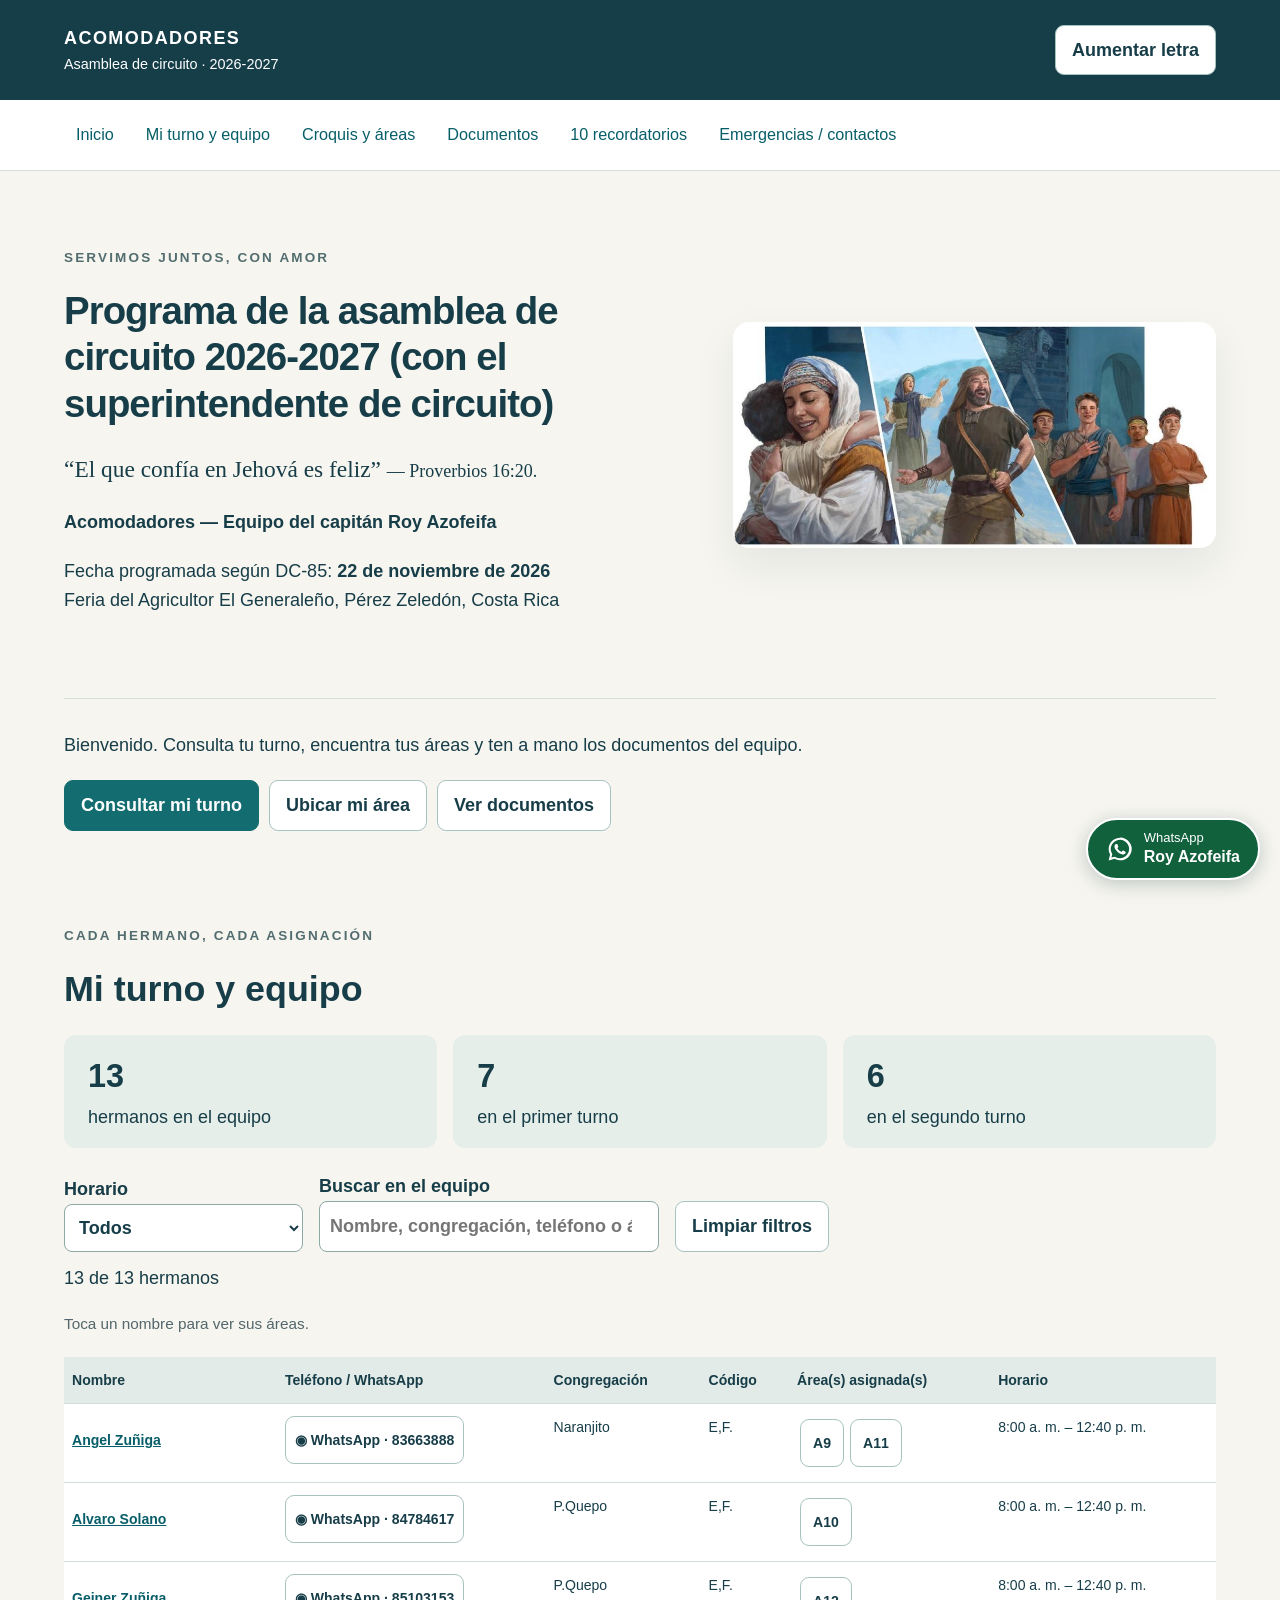
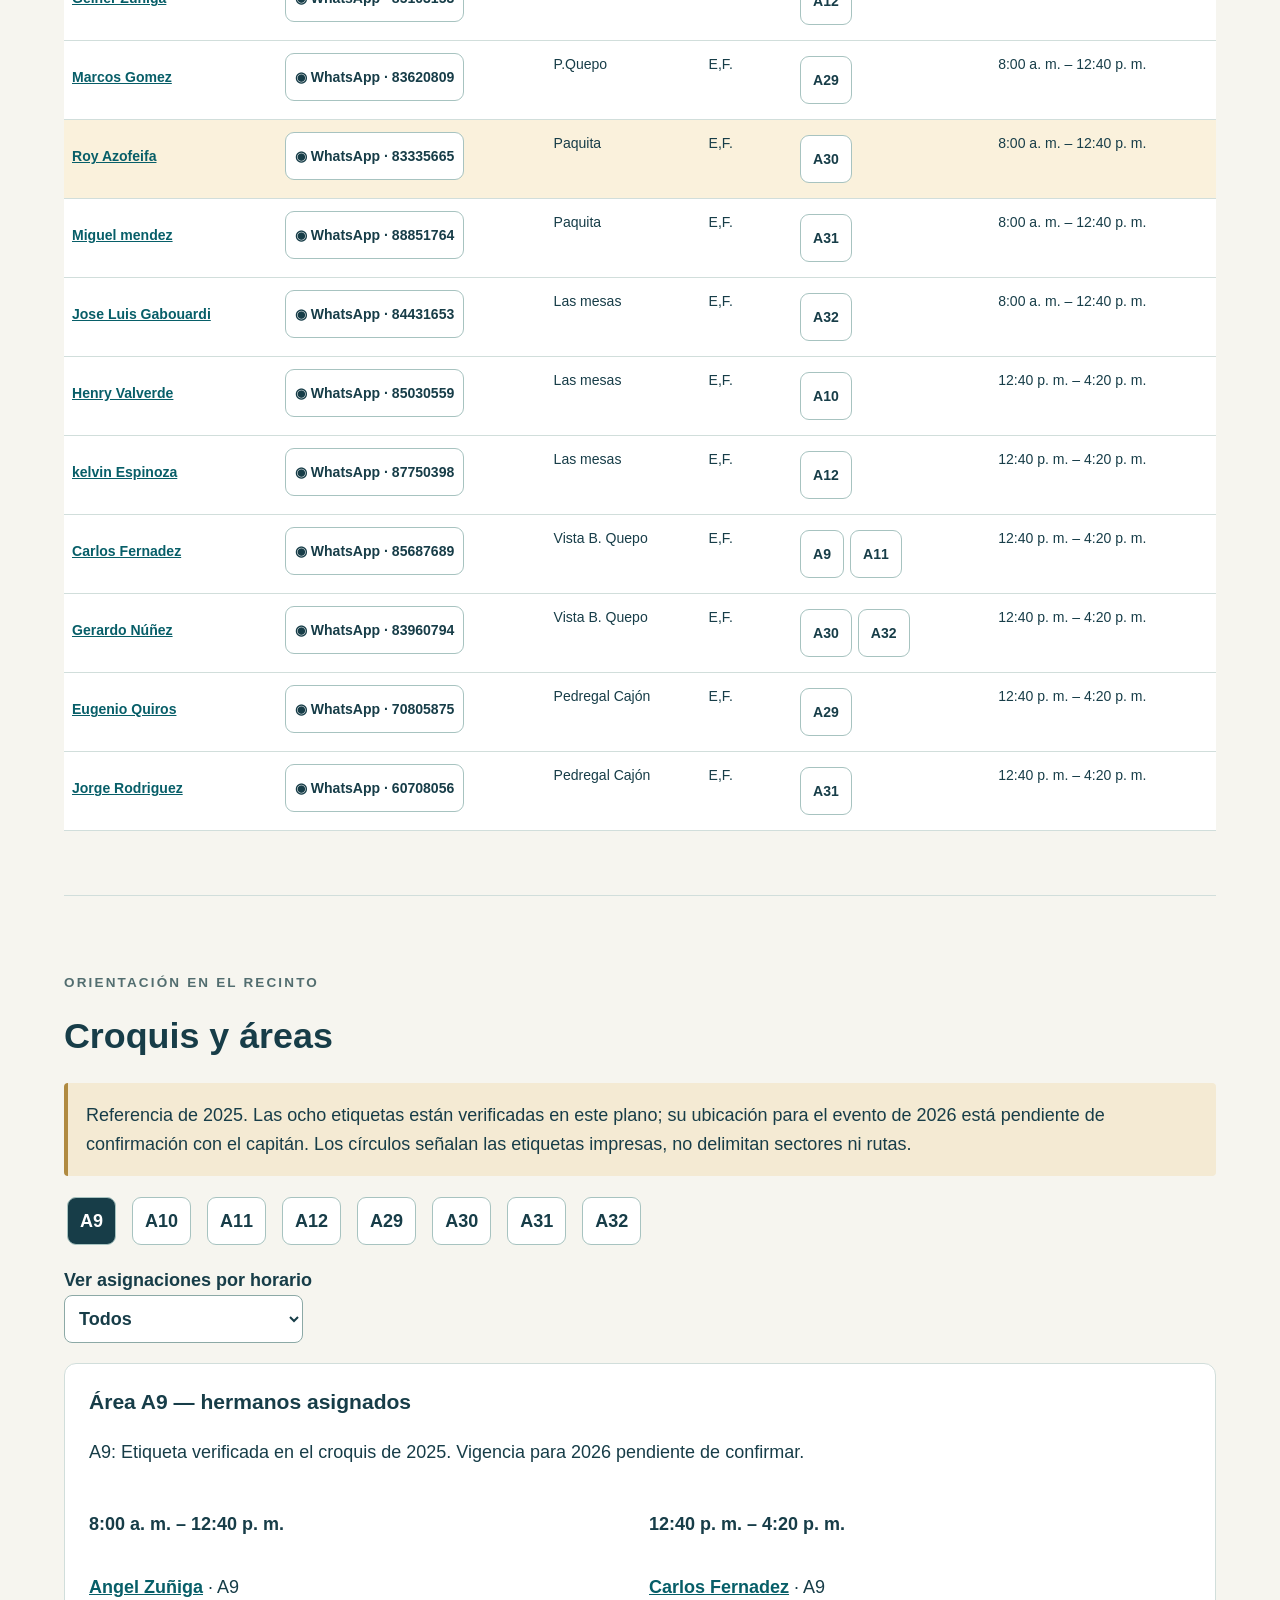
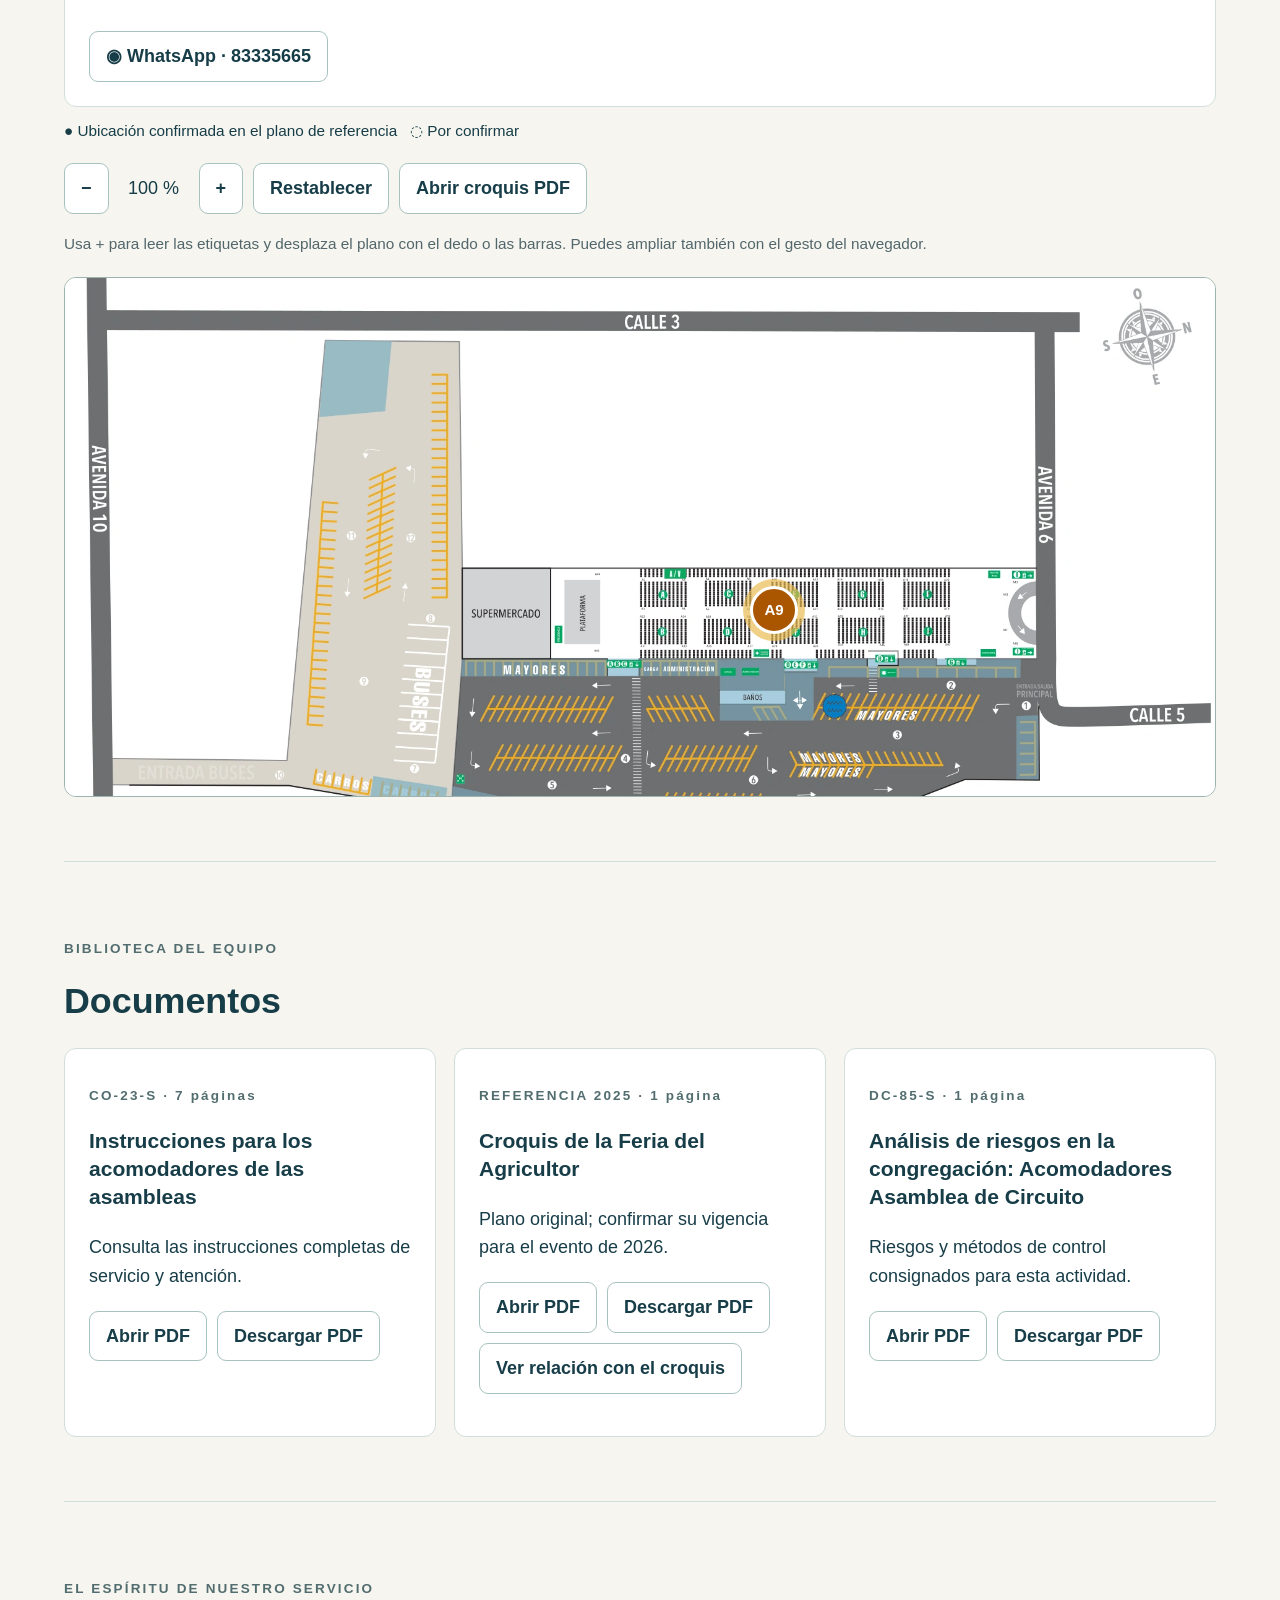
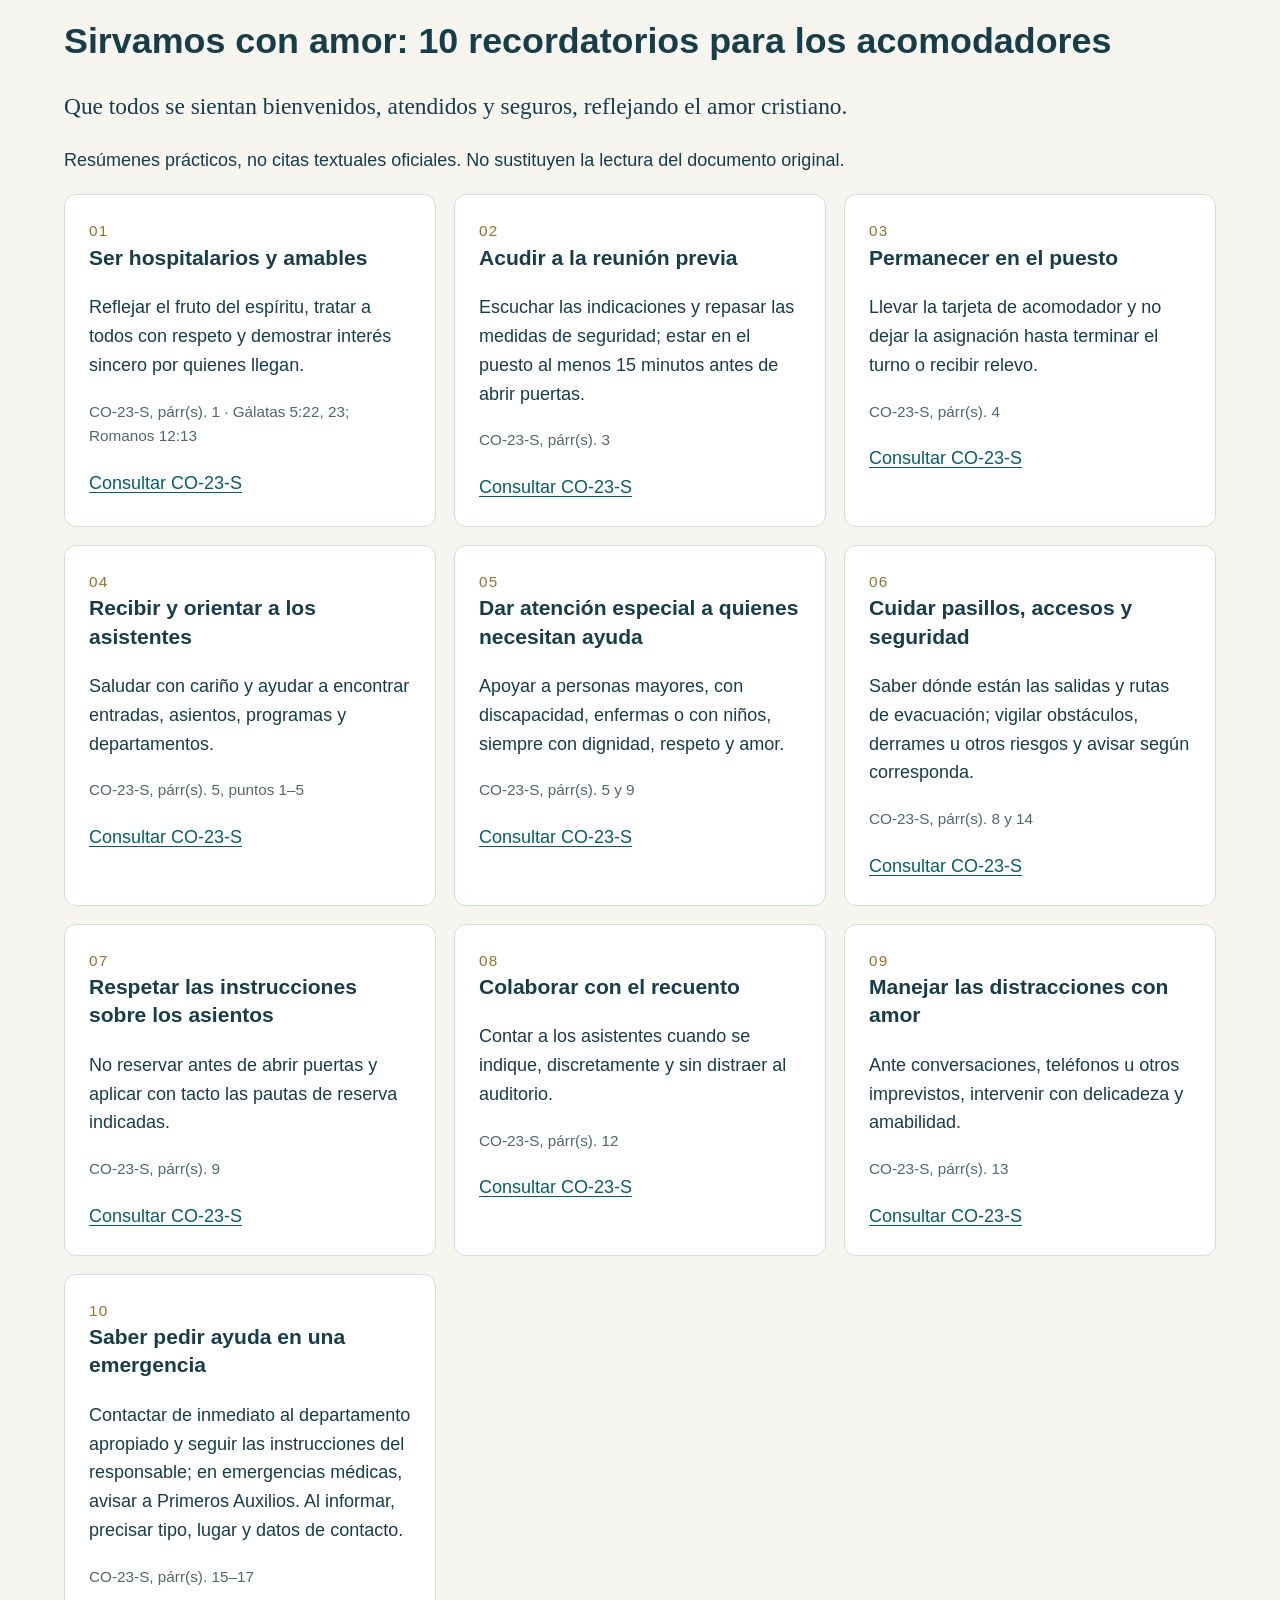
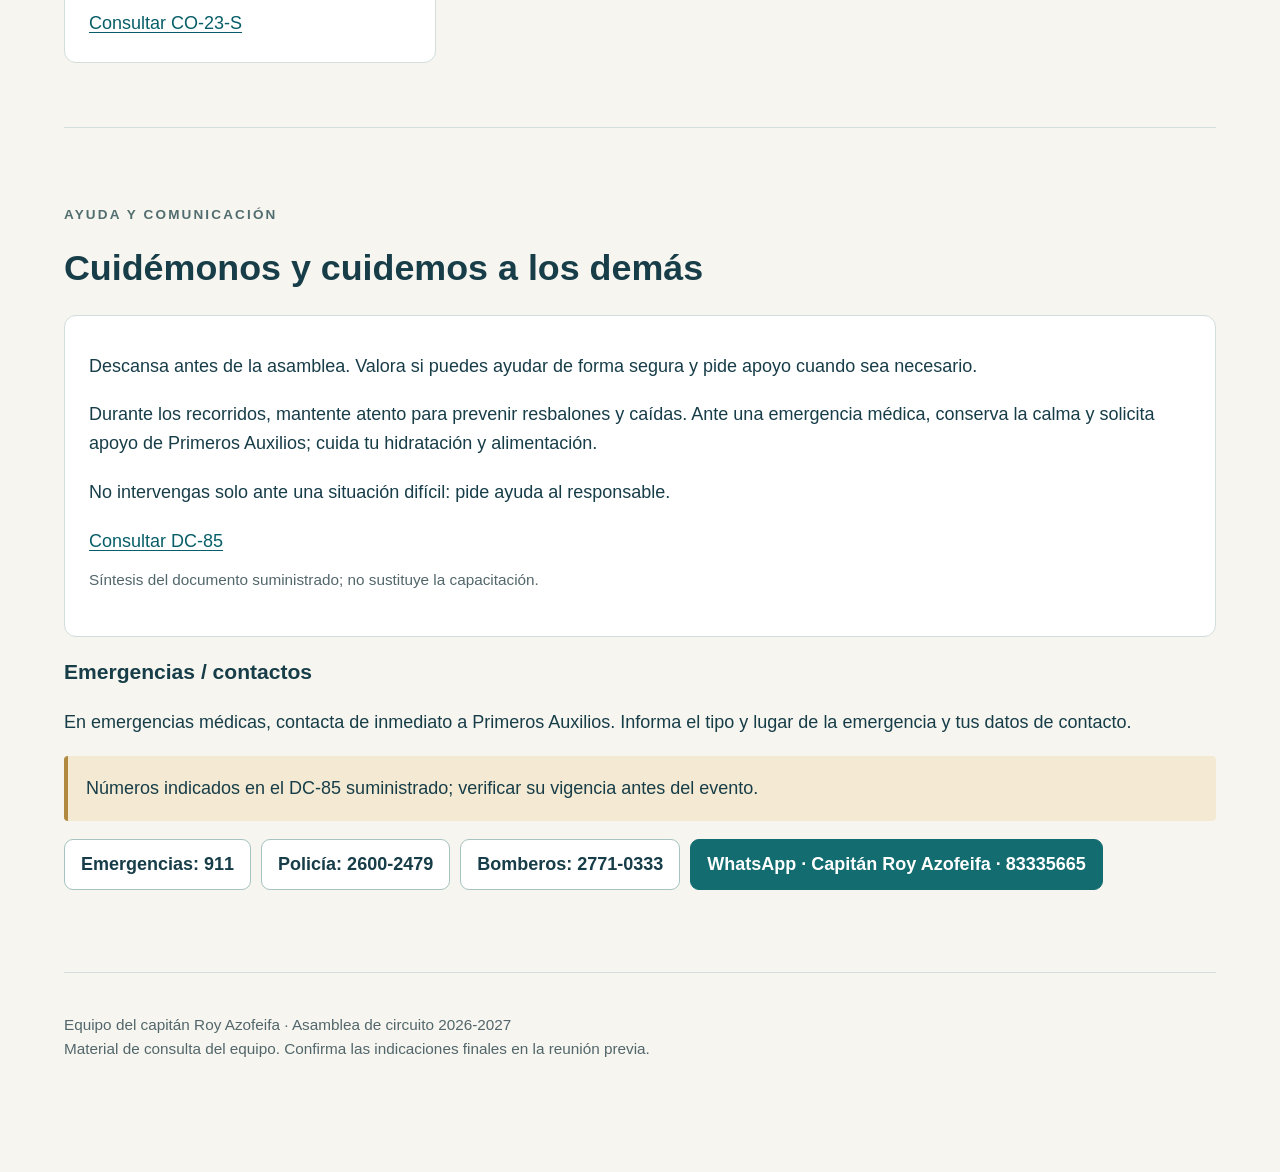
<file: index.html>
<!doctype html>
<html lang="es"><head><meta charset="utf-8"><meta name="viewport" content="width=device-width, initial-scale=1"><meta name="robots" content="noindex,nofollow"><title>Acomodadores · Asamblea 2026-2027</title><link rel="stylesheet" href="css/estilos.css"><script defer src="js/datos.js"></script><script defer src="js/zonas.js"></script><script defer src="js/app.js"></script></head>
<body><a class="skip" href="#contenido">Saltar al contenido</a><header><a class="brand" href="#inicio">ACOMODADORES <span>Asamblea de circuito · 2026-2027</span></a><button id="fuente" aria-pressed="false">Aumentar letra</button></header>
<nav aria-label="Secciones"><a href="#inicio">Inicio</a><a href="#equipo">Mi turno y equipo</a><a href="#croquis">Croquis y áreas</a><a href="#documentos">Documentos</a><a href="#recordatorios">10 recordatorios</a><a href="#emergencias">Emergencias / contactos</a></nav>
<main id="contenido"><section id="inicio" class="hero"><div><p class="eyebrow">SERVIMOS JUNTOS, CON AMOR</p><h1>Programa de la asamblea de circuito 2026-2027 (con el superintendente de circuito)</h1><p class="theme">“El que confía en Jehová es feliz” <span>— Proverbios 16:20.</span></p><p><strong>Acomodadores — Equipo del capitán Roy Azofeifa</strong></p><p>Fecha programada según DC-85: <strong>22 de noviembre de 2026</strong><br>Feria del Agricultor El Generaleño, Pérez Zeledón, Costa Rica</p></div><img src="imagenes/portada.jpg" alt="Ilustración de la portada del programa: personas de tiempos bíblicos expresan alegría y afecto."></section>
<div class="welcome"><p>Bienvenido. Consulta tu turno, encuentra tus áreas y ten a mano los documentos del equipo.</p><div class="actions"><a class="button primary" href="#equipo">Consultar mi turno</a><a class="button" href="#croquis">Ubicar mi área</a><a class="button" href="#documentos">Ver documentos</a></div></div>
<section id="equipo"><p class="eyebrow">CADA HERMANO, CADA ASIGNACIÓN</p><h2>Mi turno y equipo</h2><div id="cifras" class="stats"></div><div class="filters"><label>Horario<select id="turno"><option value="todos">Todos</option><option value="08-12">8:00 a. m. – 12:40 p. m.</option><option value="12-16">12:40 p. m. – 4:20 p. m.</option></select></label><label>Buscar en el equipo<input id="buscar" type="search" placeholder="Nombre, congregación, teléfono o área"></label><button id="limpiar">Limpiar filtros</button></div><p id="resultado" role="status"></p><p class="muted">Toca un nombre para ver sus áreas.</p><div id="equipoLista"></div></section>
<section id="croquis"><p class="eyebrow">ORIENTACIÓN EN EL RECINTO</p><h2>Croquis y áreas</h2><div class="notice">Referencia de 2025. Las ocho etiquetas están verificadas en este plano; su ubicación para el evento de 2026 está pendiente de confirmación con el capitán. Los círculos señalan las etiquetas impresas, no delimitan sectores ni rutas.</div><div id="areas" class="actions" aria-label="Elegir área"></div><label>Ver asignaciones por horario<select id="turnoMapa"><option value="todos">Todos</option><option value="08-12">8:00 a. m. – 12:40 p. m.</option><option value="12-16">12:40 p. m. – 4:20 p. m.</option></select></label><div id="panelArea" class="card" aria-live="polite"></div><p class="legend">● Ubicación confirmada en el plano de referencia &nbsp; ◌ Por confirmar</p><div class="actions"><button id="menos" aria-label="Reducir croquis">−</button><output id="zoomLabel">100 %</output><button id="mas" aria-label="Ampliar croquis">+</button><button id="resetZoom">Restablecer</button><a class="button" href="documentos/Croquis_Feria_2025.pdf" target="_blank" rel="noopener noreferrer">Abrir croquis PDF</a></div><p class="muted">Usa + para leer las etiquetas y desplaza el plano con el dedo o las barras. Puedes ampliar también con el gesto del navegador.</p><div id="visor" tabindex="0" role="region" aria-label="Croquis ampliable y desplazable"><div id="plano"><img id="mapa" src="imagenes/croquis.webp" alt="Plano original de la Feria del Agricultor 2025 con sectores, etiquetas y accesos de referencia."><div id="marcadores"></div></div></div></section>
<section id="documentos"><p class="eyebrow">BIBLIOTECA DEL EQUIPO</p><h2>Documentos</h2><div id="biblioteca" class="grid"></div></section>
<section id="recordatorios"><p class="eyebrow">EL ESPÍRITU DE NUESTRO SERVICIO</p><h2>Sirvamos con amor: 10 recordatorios para los acomodadores</h2><p class="theme">Que todos se sientan bienvenidos, atendidos y seguros, reflejando el amor cristiano.</p><p>Resúmenes prácticos, no citas textuales oficiales. No sustituyen la lectura del documento original.</p><div id="recuerdos" class="grid"></div></section>
<section id="emergencias"><p class="eyebrow">AYUDA Y COMUNICACIÓN</p><h2>Cuidémonos y cuidemos a los demás</h2><div class="card"><p>Descansa antes de la asamblea. Valora si puedes ayudar de forma segura y pide apoyo cuando sea necesario.</p><p>Durante los recorridos, mantente atento para prevenir resbalones y caídas. Ante una emergencia médica, conserva la calma y solicita apoyo de Primeros Auxilios; cuida tu hidratación y alimentación.</p><p>No intervengas solo ante una situación difícil: pide ayuda al responsable.</p><a href="documentos/DC-85_S_AC_11-2026.pdf" target="_blank" rel="noopener noreferrer">Consultar DC-85</a><p class="muted">Síntesis del documento suministrado; no sustituye la capacitación.</p></div><h3>Emergencias / contactos</h3><p>En emergencias médicas, contacta de inmediato a Primeros Auxilios. Informa el tipo y lugar de la emergencia y tus datos de contacto.</p><p class="notice">Números indicados en el DC-85 suministrado; verificar su vigencia antes del evento.</p><div class="actions"><a class="button" href="tel:911">Emergencias: 911</a><a class="button" href="tel:+50626002479">Policía: 2600-2479</a><a class="button" href="tel:+50627710333">Bomberos: 2771-0333</a><a class="button primary" href="https://wa.me/50683335665" target="_blank" rel="noopener noreferrer">WhatsApp · Capitán Roy Azofeifa · 83335665</a></div></section>
<section id="calibracion" hidden><h2>Calibración para mantenimiento</h2><p>Selecciona un área y toca el plano para mover su punto provisional. Verifica la fuente antes de marcarlo como confirmado. Los cambios no se guardan para otros usuarios hasta actualizar el archivo de datos.</p><label>Área<select id="calArea"></select></label><label><input id="verificado" type="checkbox"> Posición verificada en el plano de referencia</label><button id="exportar">Exportar JSON</button><button id="copiar">Copiar JSON</button><textarea id="json" rows="12" aria-label="JSON de coordenadas"></textarea><p id="calEstado" role="status"></p></section>
</main><footer>Equipo del capitán Roy Azofeifa · Asamblea de circuito 2026-2027<br>Material de consulta del equipo. Confirma las indicaciones finales en la reunión previa.</footer><dialog id="detalle"><button id="cerrar">Cerrar</button><div id="detalleContenido"></div></dialog><a class="whatsapp-flotante" href="https://wa.me/50683335665" target="_blank" rel="noopener noreferrer" aria-label="Abrir WhatsApp con Roy Azofeifa"><svg viewBox="0 0 32 32" width="28" height="28" aria-hidden="true" fill="currentColor"><path d="M16 3a13 13 0 0 0-11.3 19.4L3 29l6.8-1.8A13 13 0 1 0 16 3zm0 23.5a10.5 10.5 0 0 1-5.4-1.5l-.4-.2-4 .9 1-3.9-.3-.4A10.5 10.5 0 1 1 16 26.5zm5.8-7.8c-.3-.2-1.8-.9-2.1-1s-.5-.2-.7.2-.8 1-1 1.2-.4.2-.7.1a8.6 8.6 0 0 1-4.2-3.7c-.3-.5.3-.5.9-1.7.1-.2 0-.4 0-.6l-1-2.4c-.2-.6-.5-.5-.7-.5h-.6c-.2 0-.6.1-.9.4s-1.1 1.1-1.1 2.6 1.1 3 1.3 3.2 2.2 3.5 5.4 4.9c2 .9 2.8 1 3.8.8.6-.1 1.8-.7 2-1.4s.3-1.3.2-1.4-.3-.3-.6-.4z"/></svg><span>WhatsApp<strong>Roy Azofeifa</strong></span></a></body></html>
</file>
<file: css/estilos.css>
:root{--ink:#173d48;--teal:#126c70;--paper:#f6f5ef;--gold:#b08a40;--line:#d1dedb;--base:18px}*{box-sizing:border-box}html{scroll-behavior:smooth;scroll-padding-top:24px;font-size:var(--base)}body{margin:0;background:var(--paper);color:var(--ink);font-family:Segoe UI,Arial,sans-serif;line-height:1.6}a{color:#075e68;text-underline-offset:3px}button,input,select,textarea{font:inherit}button,.button,select,input[type=search]{min-height:48px}button,.button{border:1px solid #a7c3c0;border-radius:9px;background:white;color:var(--ink);padding:10px 16px;cursor:pointer;text-decoration:none;display:inline-flex;align-items:center;justify-content:center;gap:8px;font-weight:600}button:hover,.button:hover{background:#e2eeeb}.primary{background:var(--teal);color:white;border-color:var(--teal)}.primary:hover{background:#10575b}button[aria-pressed=true]{background:var(--ink);color:white}a:focus-visible,button:focus-visible,input:focus-visible,select:focus-visible,[tabindex]:focus-visible{outline:3px solid #a56c00;outline-offset:4px}header{display:flex;justify-content:space-between;align-items:center;gap:16px;padding:24px max(5vw,16px);background:#153e49;color:white}.brand{font-weight:800;letter-spacing:.08em;text-decoration:none;color:white}.brand span{display:block;font-weight:400;letter-spacing:0;font-size:.8rem}nav{display:flex;gap:8px;flex-wrap:wrap;padding:12px 5vw;background:white;border-bottom:1px solid var(--line)}nav a{padding:10px 12px;text-decoration:none;border-radius:6px;font-size:.9rem}nav a:hover{background:#e2eeeb}main{max-width:1440px;margin:auto;padding:0 5vw}section{padding:64px 0;border-bottom:1px solid var(--line)}h1{font-size:clamp(1.75rem,3vw,2.7rem);line-height:1.2;letter-spacing:-.025em;margin:12px 0 24px}h2{font-size:clamp(1.6rem,2.8vw,2.1rem);line-height:1.25;margin:8px 0 24px}h3{line-height:1.35}p{margin:12px 0 20px}.hero{display:grid;grid-template-columns:1.3fr 1fr;gap:40px;align-items:center}.hero img{width:100%;border-radius:16px;box-shadow:0 18px 40px #153e4914}.eyebrow{font-size:.75rem;letter-spacing:.16em;font-weight:800;color:#526d6f}.theme{font-size:1.3rem;font-family:Georgia,serif}.theme span{font-size:1rem}.welcome{padding:20px 0 0}.actions{display:flex;gap:10px;flex-wrap:wrap;align-items:center;margin:18px 0}.stats{display:flex;gap:16px;flex-wrap:wrap;margin-bottom:24px}.stat{background:#e6eeea;border-radius:12px;padding:16px 24px;flex:1;min-width:150px}.stat strong{font-size:1.8rem;display:block}.filters{display:flex;gap:16px;align-items:end;flex-wrap:wrap}label{display:block;font-weight:600}select,input[type=search],textarea{display:block;background:white;border:1px solid #8ca9a6;border-radius:8px;padding:10px;max-width:100%;color:var(--ink)}#buscar{width:340px}.muted{color:#52666b;font-size:.85rem}.grid{display:grid;grid-template-columns:repeat(3,minmax(0,1fr));gap:18px}.card{background:white;border:1px solid var(--line);border-radius:12px;padding:24px;overflow-wrap:anywhere}.card h3{margin-top:0}.notice{background:#f4ead3;border-left:4px solid var(--gold);padding:18px;border-radius:4px;margin:18px 0}.legend{font-size:.85rem}.tablewrap{overflow:auto}table{width:100%;border-collapse:collapse;background:white;font-size:.78rem}th{text-align:left;background:#e2ebe7}th,td{padding:12px 8px;border-bottom:1px solid var(--line);vertical-align:top}td .button,td button{padding:6px 9px;font-size:inherit}tr.captain{background:#faf1dc}.cards{display:none}.name{border:0;background:transparent;padding:0;text-align:left;color:#075e68;text-decoration:underline;font-weight:700}.areaButton{margin:3px;padding:7px 12px}.caption{display:block;font-size:.8rem;color:#587075}#panelArea{margin-top:20px}#panelArea .grid{grid-template-columns:repeat(2,minmax(0,1fr))}#visor{height:520px;overflow:auto;border:1px solid #9cb3b0;border-radius:12px;background:white;position:relative;overscroll-behavior:contain}#plano{position:relative;width:100%;line-height:0}#mapa{width:100%;height:auto;display:block}#marcadores{position:absolute;inset:0;pointer-events:none}.pin{position:absolute;transform:translate(-50%,-50%);width:48px;height:48px;border:3px solid white;border-radius:50%;background:#124d63;color:white;padding:0;pointer-events:auto;box-shadow:0 0 0 2px #124d63;font-size:15px}.pin.active{background:#aa5600;box-shadow:0 0 0 7px #e9b94baa;z-index:2}.pin.provisional{background:#687274;border-style:dashed}output{min-width:70px;text-align:center}dialog{border:0;border-radius:16px;padding:28px;max-width:min(620px,94vw);max-height:90vh;overflow:auto;color:var(--ink)}dialog::backdrop{background:#0e293cb5}#cerrar{float:right}#detalleContenido{clear:both;padding-top:15px}dl{display:grid;grid-template-columns:1fr 2fr;gap:8px}dt{font-weight:700}dd{margin:0}footer{padding:40px 5vw;color:#52666b;font-size:.85rem}.skip{position:absolute;left:-9999px}.skip:focus{left:10px;top:10px;background:white;padding:12px;z-index:10}textarea{width:100%;font-family:monospace;font-size:14px}.recnum{color:#96722e;display:block;letter-spacing:.08em;font-size:.85rem}#calibracion input{min-height:24px;width:24px}body.big{--base:21px}@media(max-width:1050px){.tablewrap{display:none}.cards{display:grid;grid-template-columns:repeat(2,minmax(0,1fr));gap:16px}.grid{grid-template-columns:repeat(2,minmax(0,1fr))}.hero{grid-template-columns:1fr;gap:20px}.hero img{max-height:330px;object-fit:contain}.person.captain{border-top:4px solid var(--gold)}}@media(max-width:600px){header{align-items:start;padding:18px 16px}.brand{font-size:.8rem}header button{font-size:.8rem;padding:8px}nav{padding:8px;gap:0}nav a{font-size:.8rem;padding:10px}main{padding:0 16px}section{padding:40px 0}.hero img{order:-1}.hero{gap:10px}.grid,.cards{grid-template-columns:1fr}#panelArea .grid{grid-template-columns:1fr}.filters>*{width:100%}#buscar{width:100%}.actions .button{flex-grow:1}.card{padding:20px}#visor{height:380px}.stats{gap:8px}.stat{min-width:85px;padding:12px;font-size:.8rem}.stat strong{font-size:1.5rem}dl{grid-template-columns:1fr}dd{margin-bottom:8px}#areas button{flex:1 0 20%}}@media(prefers-reduced-motion:reduce){html{scroll-behavior:auto}*{animation:none!important;transition:none!important}}
.whatsapp-flotante{position:fixed;right:20px;bottom:20px;z-index:20;display:flex;align-items:center;gap:10px;min-height:56px;padding:10px 18px;background:#11613d;color:white;border:2px solid white;border-radius:32px;text-decoration:none;box-shadow:0 4px 18px #173d4840;font-size:13px;line-height:1.3}.whatsapp-flotante strong{display:block;font-size:16px}.whatsapp-flotante:hover{background:#0a492c}footer{padding-bottom:110px}@media(max-width:600px){.whatsapp-flotante{right:12px;bottom:12px;padding:9px 14px}}
</file>
